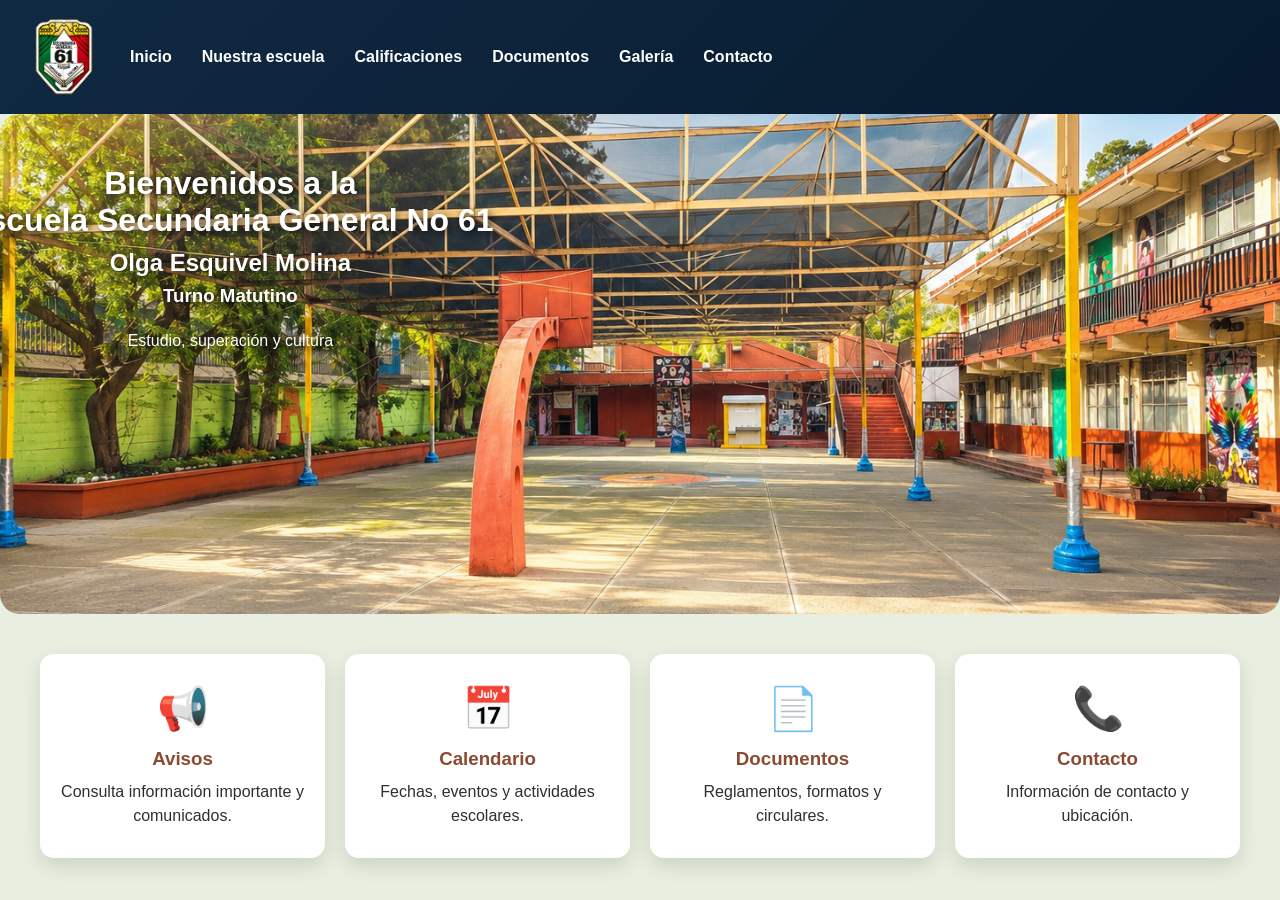
<file: index.html>
<!DOCTYPE html>
<html lang="es">
    <head>
        <meta charset="UTF-8">
        <title>Escuela Secundaria General No 61 "Olga Esquivel Molina</title>
        <link rel="stylesheet" href="CSS/estilo.css">
    </head>

    <body>

 <header class="encabezado">

         <div class="identidad">

        <img
            src="img/escudo.gif"
            alt="Escudo de la Escuela Secundaria General No. 61"
            class="escudo"
        >

        <div class="nombre-escuela">
        </div>

        <nav class="menu">
            <a href="index.html">Inicio</a>
            <a href="escuela.html">Nuestra escuela</a>
            <a href="https://siged.sep.gob.mx/SIGED/alumnos.html">Calificaciones</a>
            <a href="documentos.html">Documentos</a>
            <a href="galeria.html">Galería</a>
            <a href="contacto.html">Contacto</a>
        </nav>

    </header>


        <sectionc class="hero">
            <img src="img/patio.png" alt="Patio principal de la escuela">
        
            
    <div class="hero-texto">

        <h1>Bienvenidos a la <br> Escuela Secundaria General No 61</h1>
        <h2>Olga Esquivel Molina</h2>
        <h3>Turno Matutino</h3>
       <p>
        <p>Estudio, superación y cultura</p>

    </div>
        <section>


<section class="accesos">

    <a href="avisos.html" class="tarjeta">
        <span class="icono">📢</span>
        <h3>Avisos</h3>
        <p>Consulta información importante y comunicados.</p>
    </a>

    <a href="https://calendarioescolar.sep.gob.mx/" class="tarjeta">
        <span class="icono">📅</span>
        <h3>Calendario</h3>
        <p>Fechas, eventos y actividades escolares.</p>
    </a>

    <a href="documentos.html" class="tarjeta">
        <span class="icono">📄</span>
        <h3>Documentos</h3>
        <p>Reglamentos, formatos y circulares.</p>
    </a>

    <a href="contacto.html" class="tarjeta">
        <span class="icono">📞</span>
        <h3>Contacto</h3>
        <p>Información de contacto y ubicación.</p>
    </a>

</section>


    </body>
</html>
</file>
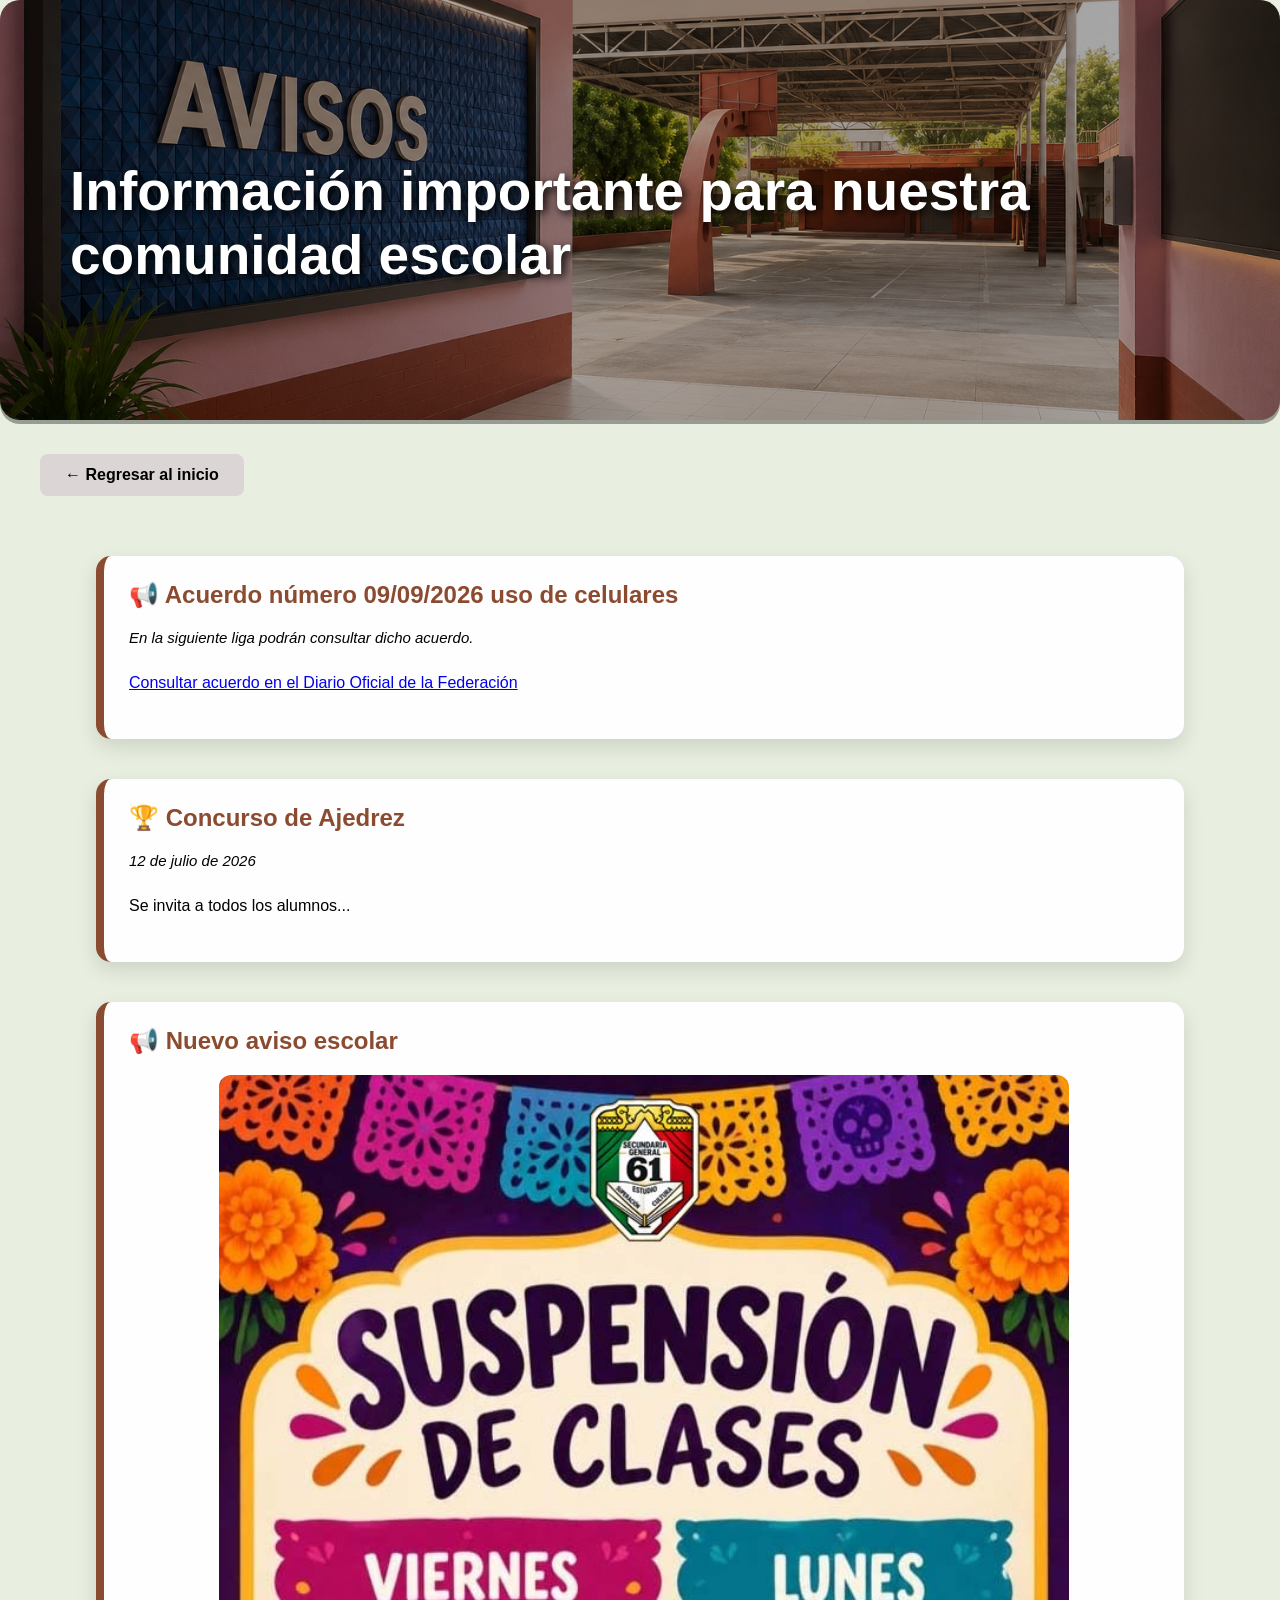
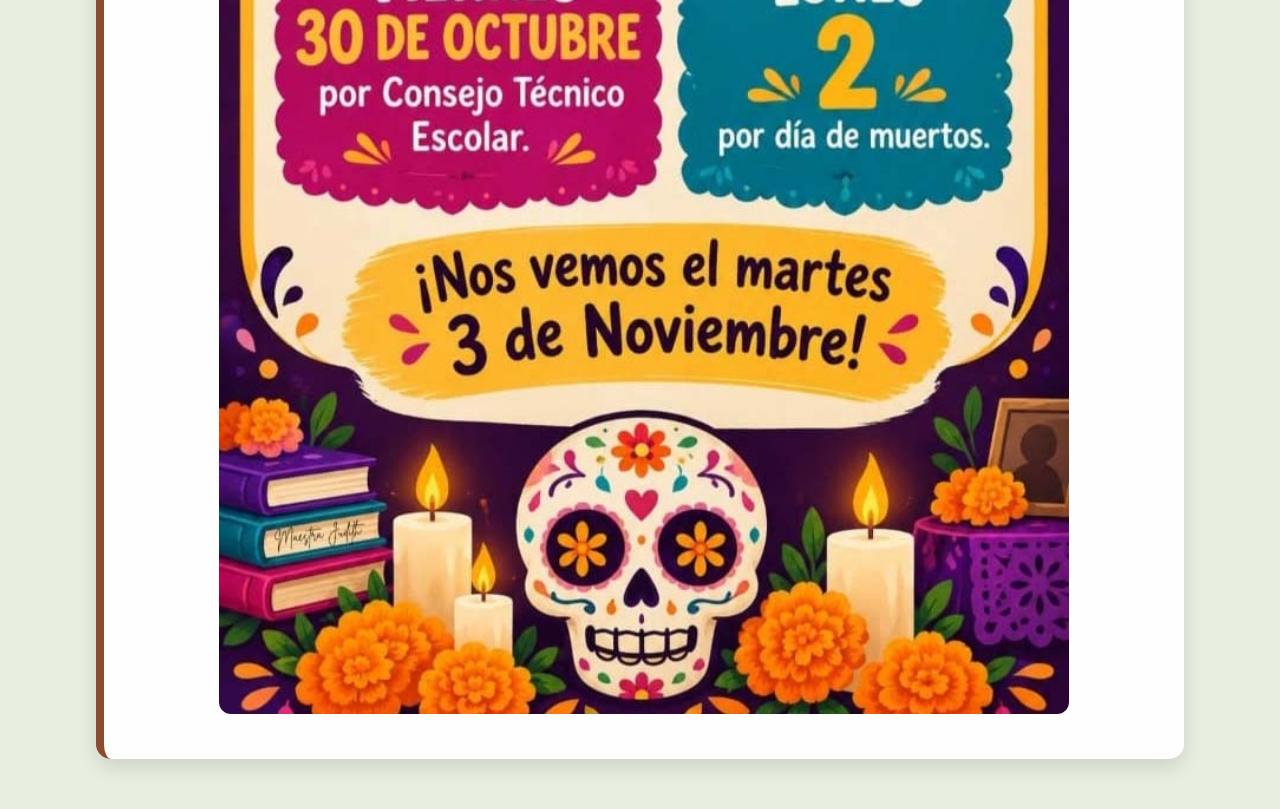
<file: avisos.html>
<!DOCTYPE html>
<html lang="es">

<head>
    <meta charset="UTF-8">
    <meta name="viewport" content="width=device-width, initial-scale=1.0">

    <title>Avisos | Secundaria 61</title>

    <link rel="stylesheet" href="CSS/estilo.css">
</head>

<body>

    <!-- ENCABEZADO -->
    <header class="banner-escuela">

        <img src="img/avisos.png"
             alt="Tablero de avisos de la escuela">

        <div class="titulo-banner">
            <h1>Información importante para nuestra comunidad escolar</h1>
        </div>

    </header>

    <!-- REGRESAR AL INICIO -->
    <a href="index.html" class="volver">
        ← Regresar al inicio
    </a>

    <!-- CONTENIDO -->
    <main class="contenido-pagina">

        <section class="avisos">

            <!-- AVISO 1: CELULARES -->
            <div class="aviso">

                <h2>📢 Acuerdo número 09/09/2026 uso de celulares</h2>

                <p class="fecha">
                    En la siguiente liga podrán consultar dicho acuerdo.
                </p>

                <p>
                    <a href="https://dof.gob.mx/nota_detalle.php?codigo=5799247&amp;fecha=22/09/2026#gsc.tab=0"
                       target="_blank"
                       rel="noopener noreferrer">
                        Consultar acuerdo en el Diario Oficial de la Federación
                    </a>
                </p>

            </div>
            <!-- FIN AVISO 1 -->


            <!-- AVISO 2: MASCOTA ESCOLAR -->
            <div class="aviso" style="display: none;">

                <h2>🏆 ¡Ayúdanos a elegir nuestra mascota escolar!</h2>

                <p class="fecha">
                    Concurso de la Mascota Escolar 2026
                </p>

                <p>
                    Nuestra comunidad escolar está buscando
                    a su nueva mascota oficial.
                </p>

                <p>
                    Alumnos, docentes y padres de familia
                    están invitados a conocer las propuestas
                    creadas por nuestros estudiantes y votar
                    por su favorita.
                </p>

                <p>
                    ¡Participa y forma parte de esta
                    importante decisión!
                </p>

                <a href="https://sites.google.com/view/mascota61/p%C3%A1gina-principal"
                   target="_blank"
                   rel="noopener noreferrer"
                   class="boton-votacion">
                    🗳️ Conoce las mascotas y vota aquí
                </a>

            </div>
            <!-- FIN AVISO 2 -->


            <!-- AVISO 3: AJEDREZ -->
            <div class="aviso">

                <h2>🏆 Concurso de Ajedrez</h2>

                <p class="fecha">12 de julio de 2026</p>

                <p>
                    Se invita a todos los alumnos...
                </p>

            </div>
            <!-- FIN AVISO 3 -->

            <div class="aviso">

    <h2>📢 Nuevo aviso escolar</h2>

    <img
        src="img/suspencion.jpg"
        alt="Aviso importante para la comunidad escolar"
        class="imagen-aviso"
    >

</div>

        </section>

    </main>

</body>
</html>
</file>
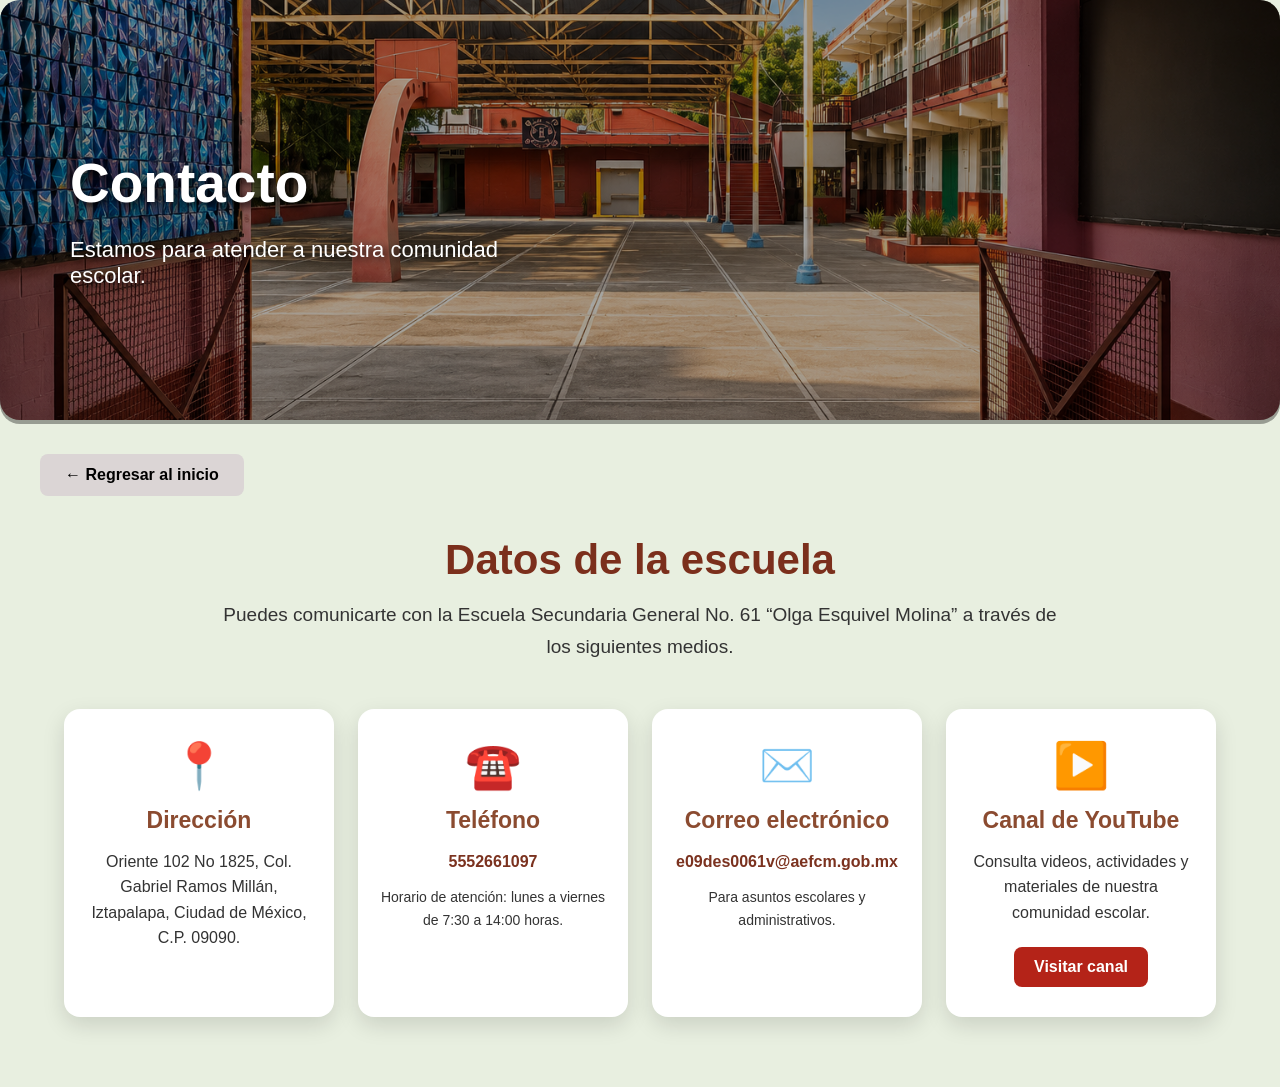
<file: contacto.html>
<!DOCTYPE html>
<html lang="es">

<head>
    <meta charset="UTF-8">

    <meta
        name="viewport"
        content="width=device-width, initial-scale=1.0"
    >

    <title>Contacto | Secundaria 61</title>

    <link rel="stylesheet" href="CSS/estilo.css">
</head>

<body>

    <!-- BANNER DE CONTACTO -->

    <header class="banner-escuela">

        <img
            src="img/entrada.png"
            alt="Entrada de la Escuela Secundaria General No. 61"
        >

        <div class="titulo-banner">

            <h1>Contacto</h1>

            <p>
                Estamos para atender a nuestra comunidad escolar.
            </p>

        </div>

    </header>


    <!-- BOTÓN PARA REGRESAR -->

    <a href="index.html" class="volver">
        ← Regresar al inicio
    </a>


    <!-- CONTENIDO PRINCIPAL -->

    <main class="pagina-contacto">

        <h1>Datos de la escuela</h1>

        <p class="introduccion-contacto">
            Puedes comunicarte con la Escuela Secundaria General No. 61
            “Olga Esquivel Molina” a través de los siguientes medios.
        </p>


        <!-- TARJETAS DE CONTACTO -->

        <section class="datos-contacto">

            <!-- DIRECCIÓN -->

            <article class="tarjeta-contacto">

                <span class="icono-contacto">📍</span>

                <h2>Dirección</h2>

                <p>
                    Oriente 102 No 1825, Col. Gabriel Ramos Millán, Iztapalapa, Ciudad de México, C.P. 09090.
                </p>

            </article>


            <!-- TELÉFONO -->

            <article class="tarjeta-contacto">

                <span class="icono-contacto">☎️</span>

                <h2>Teléfono</h2>

                <p>
                    <a href="tel:+5552661097">
                        5552661097
                    </a>
                </p>

                <p class="detalle-contacto">
                    Horario de atención:
                    lunes a viernes de 7:30 a 14:00 horas.
                </p>

            </article>


            <!-- CORREO -->

            <article class="tarjeta-contacto">

                <span class="icono-contacto">✉️</span>

                <h2>Correo electrónico</h2>

                <p>
                    <a href="mailto:e09des0061v@aefcm.gob.mx">
                        e09des0061v@aefcm.gob.mx
                    </a>
                </p>

                <p class="detalle-contacto">
                    Para asuntos escolares y administrativos.
                </p>

            </article>


            <!-- YOUTUBE -->

            <article class="tarjeta-contacto">

                <span class="icono-contacto">▶️</span>

                <h2>Canal de YouTube</h2>

                <p>
                    Consulta videos, actividades y materiales
                    de nuestra comunidad escolar.
                </p>

                <a
                    href="https://www.youtube.com/@sec61tm"
                    target="_blank"
                    rel="noopener noreferrer"
                    class="boton-youtube"
                >
                    Visitar canal
                </a>

            </article>

        </section>

    </main>

</body>

</html>
</file>
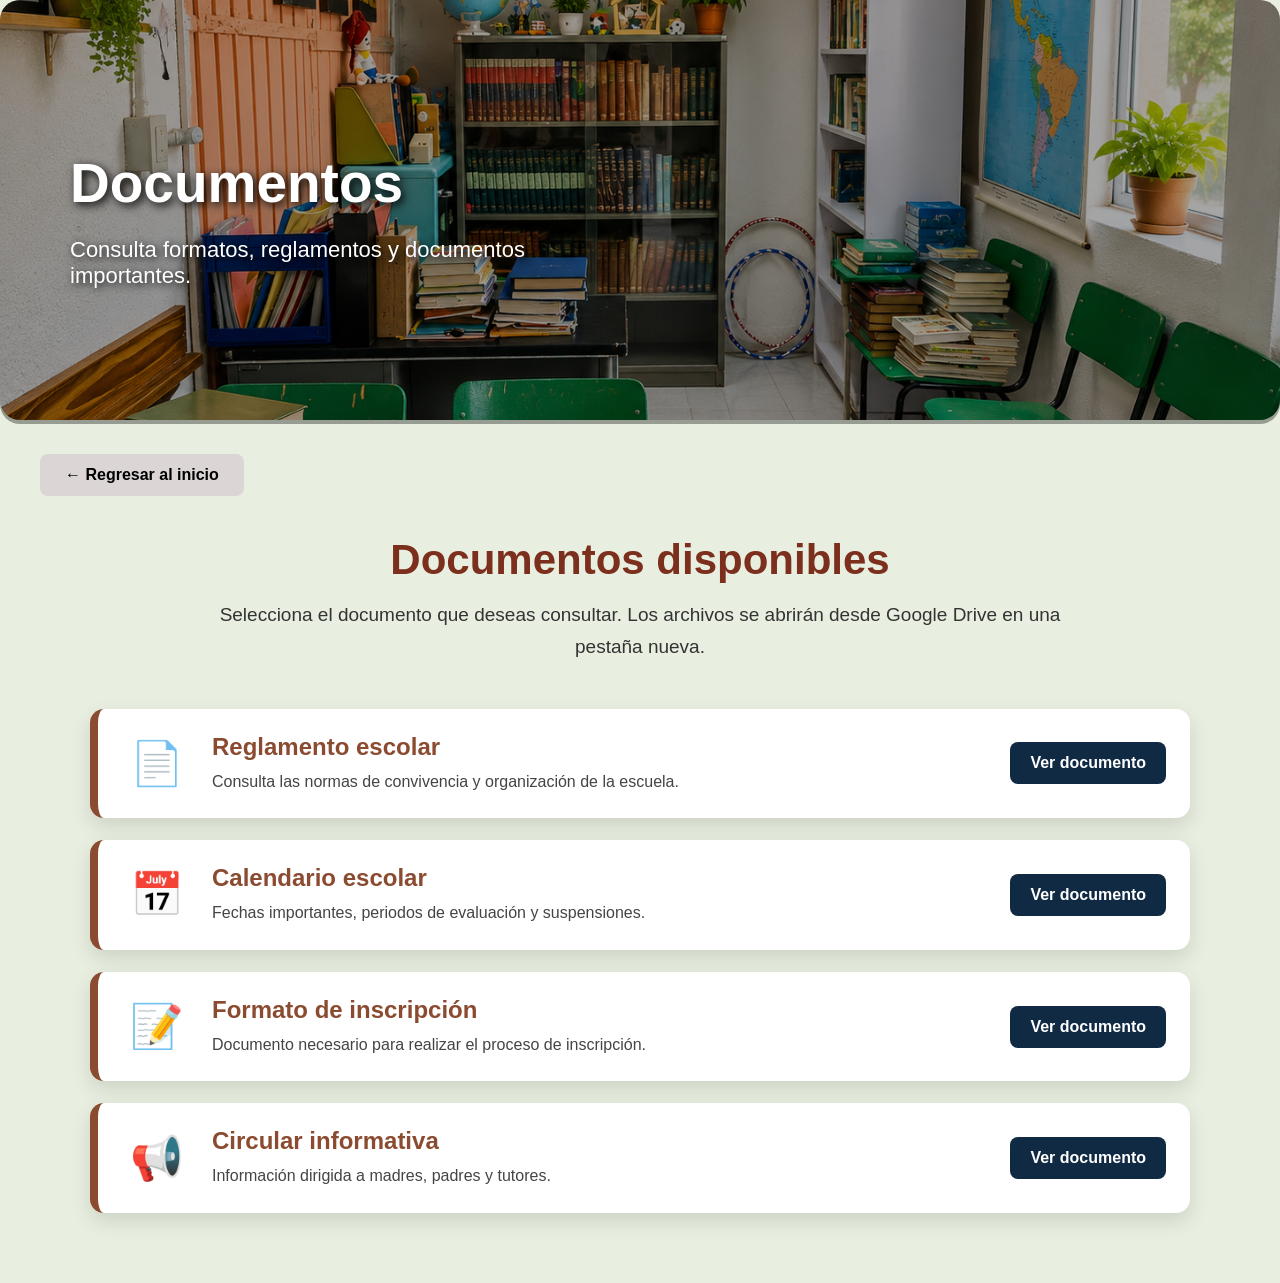
<file: documentos.html>
<!DOCTYPE html>
<html lang="es">

<head>
    <meta charset="UTF-8">
    <meta name="viewport" content="width=device-width, initial-scale=1.0">

    <title>Documentos | Secundaria 61</title>

    <link rel="stylesheet" href="CSS/estilo.css">
</head>

<body>

    <header class="banner-escuela">

        <img
            src="img/documentos.png"
            alt="Documentos escolares"
        >

        <div class="titulo-banner">
            <h1>Documentos</h1>

            <p>
                Consulta formatos, reglamentos y documentos importantes.
            </p>
        </div>

    </header>

    <a href="index.html" class="volver">
        ← Regresar al inicio
    </a>

    <main class="pagina-documentos">

        <h1>Documentos disponibles</h1>

        <p class="introduccion-documentos">
            Selecciona el documento que deseas consultar. Los archivos se abrirán
            desde Google Drive en una pestaña nueva.
        </p>

        <section class="lista-documentos">

            <article class="tarjeta-documento">

                <span class="icono-documento">📄</span>

                <div class="informacion-documento">
                    <h2>Reglamento escolar</h2>

                    <p>
                        Consulta las normas de convivencia y organización de la escuela.
                    </p>
                </div>

                <a
                    href="https://drive.google.com/"
                    target="_blank"
                    rel="noopener noreferrer"
                    class="boton-documento"
                >
                    Ver documento
                </a>

            </article>

            <article class="tarjeta-documento">

                <span class="icono-documento">📅</span>

                <div class="informacion-documento">
                    <h2>Calendario escolar</h2>

                    <p>
                        Fechas importantes, periodos de evaluación y suspensiones.
                    </p>
                </div>

                <a
                    href="https://drive.google.com/"
                    target="_blank"
                    rel="noopener noreferrer"
                    class="boton-documento"
                >
                    Ver documento
                </a>

            </article>

            <article class="tarjeta-documento">

                <span class="icono-documento">📝</span>

                <div class="informacion-documento">
                    <h2>Formato de inscripción</h2>

                    <p>
                        Documento necesario para realizar el proceso de inscripción.
                    </p>
                </div>

                <a
                    href="https://drive.google.com/"
                    target="_blank"
                    rel="noopener noreferrer"
                    class="boton-documento"
                >
                    Ver documento
                </a>

            </article>

            <article class="tarjeta-documento">

                <span class="icono-documento">📢</span>

                <div class="informacion-documento">
                    <h2>Circular informativa</h2>

                    <p>
                        Información dirigida a madres, padres y tutores.
                    </p>
                </div>

                <a
                    href="https://drive.google.com/"
                    target="_blank"
                    rel="noopener noreferrer"
                    class="boton-documento"
                >
                    Ver documento
                </a>

            </article>

        </section>

    </main>

</body>

</html>
</file>
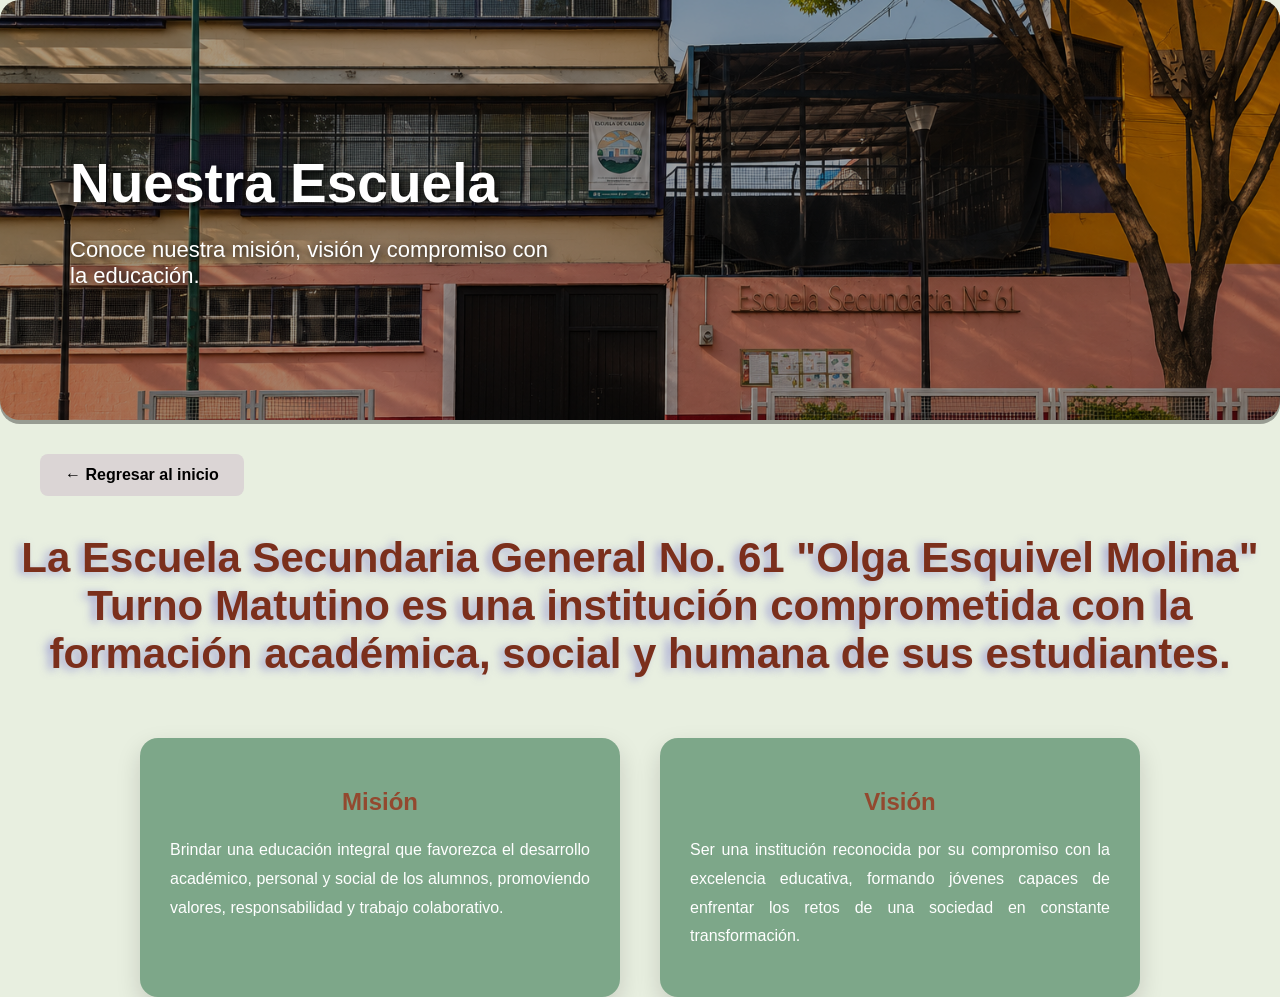
<file: escuela.html>
<!DOCTYPE html>
<html lang="en">
<head>

    <header class="banner-escuela">

    <img src="img/fachada.png" alt="Fachada de la escuela">

    <div class="titulo-banner">
        <h1>Nuestra Escuela</h1>
        <p>Conoce nuestra misión, visión y compromiso con la educación.</p>
    </div>

</header>

<a href="index.html" class="volver">
    ← Regresar al inicio
</a>

<link rel="stylesheet" href="CSS/estilo.css">

    <main class="contenido-pagina">

    

   <h1>  
        La Escuela Secundaria General No. 61 "Olga Esquivel Molina" Turno Matutino
        es una institución comprometida con la formación académica,
        social y humana de sus estudiantes.
   </h1>

    <section class="mision-vision">

        <div class="tarjeta-info">

            <h2>Misión</h2>

            <p>
                Brindar una educación integral que favorezca el desarrollo
                académico, personal y social de los alumnos, promoviendo
                valores, responsabilidad y trabajo colaborativo.
            </p>

        </div>

        <div class="tarjeta-info">

            <h2>Visión</h2>

            <p>
                Ser una institución reconocida por su compromiso con la
                excelencia educativa, formando jóvenes capaces de enfrentar
                los retos de una sociedad en constante transformación.
            </p>

        </div>

    </section>

</main>
</head>
<body>
    
</body>
</html>
</file>
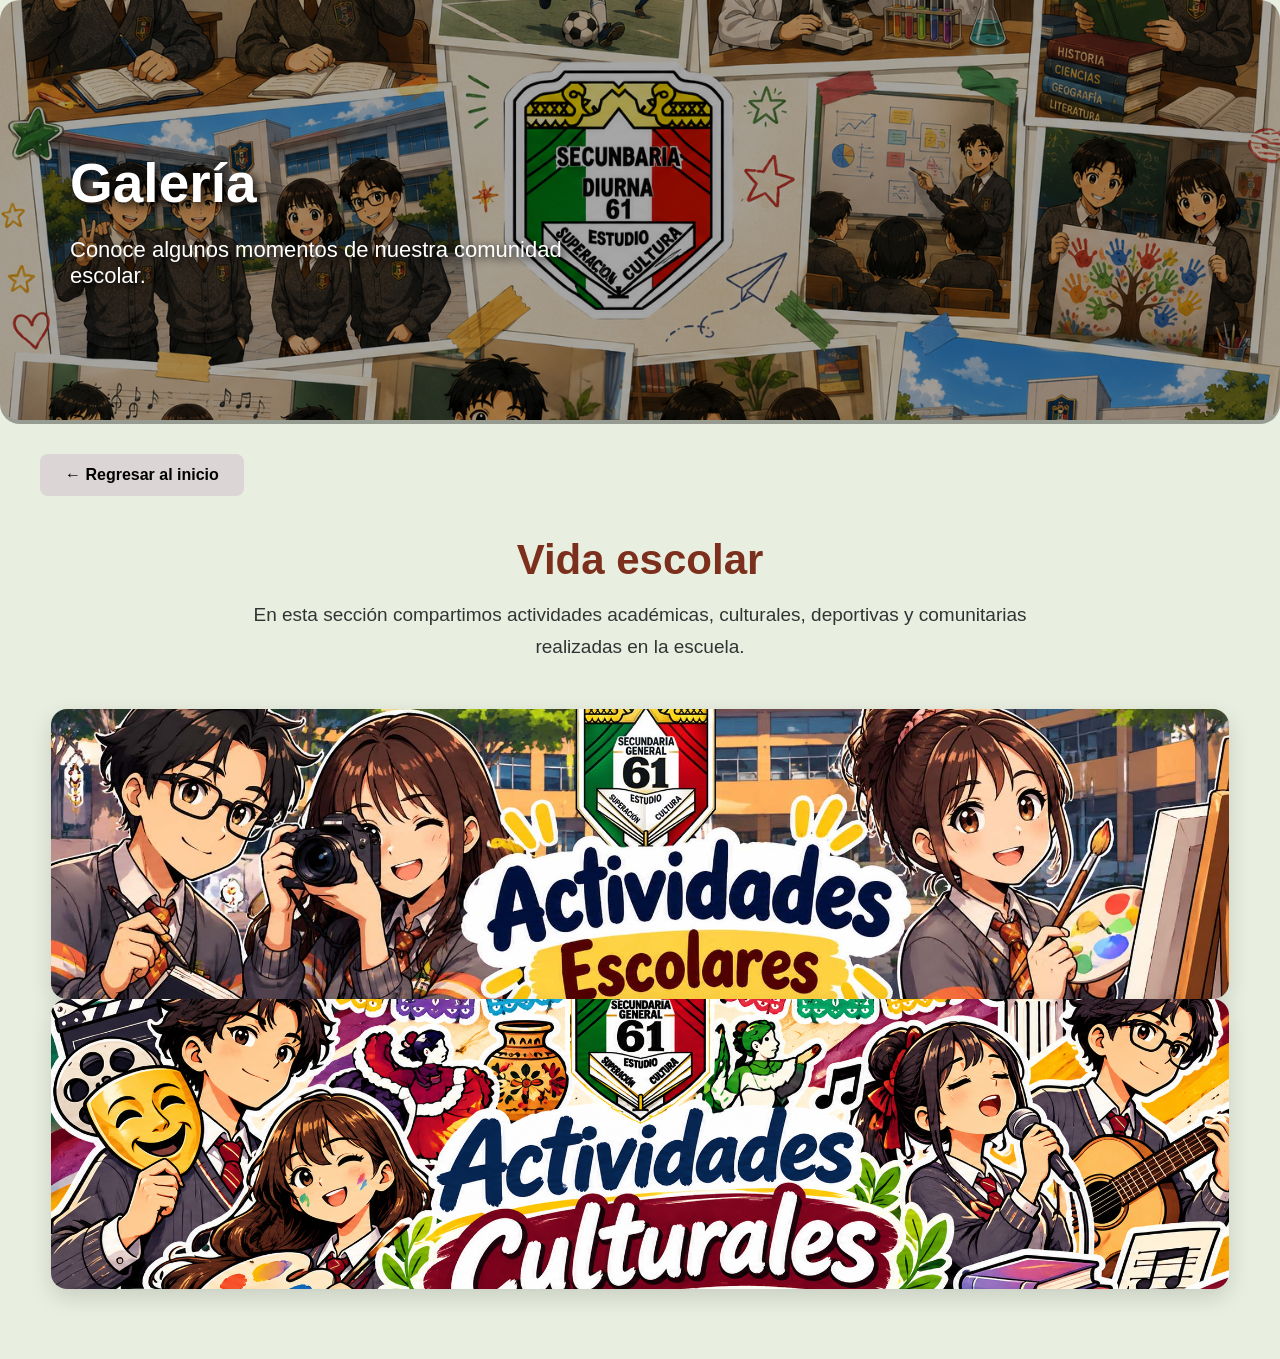
<file: galeria.html>
<!DOCTYPE html>
<html lang="es">

<head>
    <meta charset="UTF-8">
    <meta name="viewport"
          content="width=device-width, initial-scale=1.0">

    <title>Galería | Secundaria 61</title>

    <link rel="stylesheet" href="CSS/estilo.css">
</head>

<body>

    <!-- =====================================
                 BANNER DE GALERÍA
    ====================================== -->

    <header class="banner-escuela">

        <img
            src="img/galeria.png"
            alt="Actividades de la Escuela Secundaria General No. 61"
        >

        <div class="titulo-banner">

            <h1>Galería</h1>

            <p>
                Conoce algunos momentos de nuestra
                comunidad escolar.
            </p>

        </div>

    </header>


    <!-- =====================================
                REGRESAR AL INICIO
    ====================================== -->

    <a href="index.html" class="volver">
        ← Regresar al inicio
    </a>


    <!-- =====================================
                CONTENIDO PRINCIPAL
    ====================================== -->

    <main class="pagina-galeria">

        <h1>Vida escolar</h1>

        <p class="introduccion-galeria">
            En esta sección compartimos actividades
            académicas, culturales, deportivas y
            comunitarias realizadas en la escuela.
        </p>


        <!-- =====================================
                   CUADRÍCULA DE GALERÍAS
        ====================================== -->

        <section class="cuadricula-galeria">


            <!-- ACTIVIDADES ACADÉMICAS -->

            <figure class="foto-galeria">

                <a href="https://sites.google.com/view/diademuertos26/p%C3%A1gina-principal"
                   target="_blank"
                   rel="noopener noreferrer">

                    <img
                        src="img/secactividades.jpg"
                        alt="Actividades académicas de la Secundaria 61"
                    >

                    <figcaption>
                        Actividades académicas
                    </figcaption>

                </a>

            </figure>


            <!-- ACTIVIDADES CULTURALES -->

            <figure class="foto-galeria">

                <img
                    src="img/actculturales.png"
                    alt="Actividades culturales de la Secundaria 61"
                >

                <figcaption>
                    Actividades culturales
                </figcaption>

            </figure>


        </section>

    </main>

</body>

</html>
</file>
<file: CSS/estilo.css>
body{

    margin:0;
    background-color:#E8EFE0;
    font-family: Montserrat, Helvetica, sans-serif;
    color:#ffffff;
    
}




/* TEXTO SOBRE LA IMAGEN */

.hero-texto {
    position: absolute;
    left: 18%;
    bottom: 500px;
    transform: translateX(-50%);

    width: 80%;
    padding: 25px;

    text-shadow: 2px 2px 8px rgba(0, 0, 0, 0.8);
    border-radius: 10px;
}



/* ENCABEZADO PRINCIPAL */

.encabezado {
    display: flex;
    justify-content: space-between;
    align-items: center;

    padding: 12px 30px;

    background: linear-gradient(
        135deg,
        #102A43,
        #071A2D
    );

    color: white;
}


/* IDENTIDAD DE LA ESCUELA */

.identidad {
    display: flex;
    align-items: center;
    gap: 16px;
}

.escudo {
    width: 68px;
    height: 78px;
    object-fit: contain;
}



/* ENCABEZADO Y MENÚ */

.encabezado {
    display: flex;
    align-items: center;

    padding: 18px 30px;

    background-color: #8B4A33;
}

.marca {
    color: white;
    font-size: 20px;
    font-weight: bold;
}

.menu {
    display: flex;
    gap: 30px;

    margin-left:auto;
}

.menu a {
    color: white;
    text-decoration: none;
    font-weight: bold;
}

.menu a:hover {
    color: #F2D27A;
}

/* Organiza toda la portada */
.hero {
    text-align: center;
}


/* Conserva el aspecto actual de la fotografía */
.hero img {
    width: 100%;
    height: 500px;
    object-fit: cover;
    border-radius: 20px;
    display: block;
}

/* Textos de la portada */
.hero h1 {
    margin: 25px 15px 10px;
}

.hero h2 {
    margin: 0 15px 8px;
}

.hero h3 {
    margin: 0 15px 8px;
}

.hero p {
    margin: 0 15px 25px;
}





/* ACCESOS RÁPIDOS */

.accesos {
    display: grid;
    grid-template-columns: repeat(4, 1fr);
    gap: 20px;

    max-width: 1200px;
    margin: 40px auto;
    padding: 0 20px;
}

.tarjeta {
    display: block;
    padding: 30px 20px;

    background-color: white;
    border-radius: 14px;

    text-align: center;
    text-decoration: none;
    color: #2F2F2F;

    box-shadow: 0 8px 20px rgba(0, 0, 0, 0.12);

    transition: transform 0.25s ease,
                box-shadow 0.25s ease;
}

.tarjeta:hover {
    transform: translateY(-8px);
    box-shadow: 0 14px 28px rgba(0, 0, 0, 0.18);
}

.icono {
    display: block;
    font-size: 42px;
    margin-bottom: 15px;
}

.tarjeta h3 {
    margin: 0 0 10px;
    color: #8B4A33;
}

.tarjeta p {
    margin: 0;
    line-height: 1.5;
}

/*==================================================
                NUESTRA ESCUELA
==================================================*/
.contenido-pagina h1{

    text-align:center;

    font-size:42px;

    color:#7b2f1c;
    text-shadow: -5px 2px 8px rgba(149, 149, 209, 0.8);

}

.introduccion{

    width:80%;

    margin:30px auto;

    text-align:center;

    line-height:1.8;

    font-size:20px;
    text-shadow: 2px 2px 8px rgba(0, 0, 10, 200);

}

.mision-vision{

    display:flex;

    justify-content:center;

    gap:40px;

    margin-top:60px;

    flex-wrap:wrap;

}

.tarjeta-info{

    width:420px;

    background:rgb(125, 167, 137);

    padding:30px;

    border-radius:18px;

    box-shadow:0px 10px 25px rgba(0,0,0,.15);

}

.tarjeta-info h2{

    text-align:center;

    color:#93492f;

    margin-bottom:20px;

}

.tarjeta-info p{

    text-align:justify;

    line-height:1.8;

}

/* ============================
   BANNER DE LA PAGINA ESCUELA
============================ */

.banner-escuela{

    position:relative;

}

.banner-escuela img{

    width:100%;

    height:420px;

    object-fit:cover;

    border-radius:20px;

}

.titulo-banner{

    position:absolute;

    left:70px;

    top:50%;

    transform:translateY(-50%);

    color:white;

}

.titulo-banner h1{

    font-size:55px;

    margin-bottom:15px;

    text-shadow:3px 3px 10px black;

}

.titulo-banner p{

    font-size:22px;

    width:500px;

    text-shadow:2px 2px 8px black;

}

.banner-escuela::before{

    content:"";

    position:absolute;

    inset:0;

    background:rgba(0,0,0,.35);

    border-radius:20px;

}

.titulo-banner{

    position:absolute;

    z-index:2;

}

    .volver{

    display:inline-block;

    margin:30px 0 10px 40px;

    padding:12px 25px;

    background:#8B4B30;

    color:white;

    text-decoration:none;

    border-radius:8px;

    font-weight:bold;

    transition:.3s;

}

.volver:hover{

    background:#6d3a26;

}

/*==================================================
                    AVISOS
==================================================*/

.avisos {
    width: 85%;
    margin: 50px auto;
}

.titulo-banner {
    position: absolute;
    z-index: 2;
}

.volver {
    display: inline-block;

    margin: 30px 0 10px 40px;
    padding: 12px 25px;

    background: #dbd5d5;
    color: rgb(0, 0, 0);

    text-decoration: none;
    border-radius: 8px;
    font-weight: bold;

    transition: 0.3s;
}

.volver:hover {
    background: #6d3a26;
}

.aviso {
    background-color: rgb(255, 254, 254);
    color: #222;

    border-left: 8px solid #8B4B30;

    padding: 25px;
    margin-bottom: 30px;

    border-radius: 15px;

    box-shadow: 0 8px 20px rgba(0, 0, 0, 0.12);

    transition: 0.3s;
}

.aviso:hover {
    transform: translateY(-6px);

    box-shadow: 0 15px 30px rgba(0, 0, 0, 0.20);
}

.aviso h2 {
    color: #8B4B30;

    margin-top: 0;
    margin-bottom: 10px;

    text-shadow: none;
}

.fecha {
    color: #555;

    font-size: 15px;
    margin-bottom: 18px;

    font-style: italic;
}

.aviso p {
    color: #000000;

    text-align: justify;
    line-height: 1.8;
}


/* SEPARACIÓN ENTRE AVISOS */

.avisos > .aviso {
    margin-bottom: 40px;
}

/* BOTÓN PARA VOTAR POR LA MASCOTA */

.boton-votacion {
    display: inline-block;
    margin-top: 20px;
    padding: 14px 28px;

    background-color: #8B4B30;
    color: white;

    text-decoration: none;
    font-size: 17px;
    font-weight: bold;

    border-radius: 10px;
    transition: 0.3s;
}

.boton-votacion:hover {
    background-color: #603321;
    transform: translateY(-3px);
}

/* IMÁGENES DE LOS AVISOS */

.imagen-aviso {
    display: block;
    width: 100%;
    max-width: 850px;
    height: auto;
    margin: 20px auto;
    border-radius: 12px;
    object-fit: contain;
}

/*==================================================
                    CONTACTO
==================================================*/

.pagina-contacto {
    width: 90%;
    max-width: 1200px;

    margin: 30px auto 70px;
}

.pagina-contacto > h1 {
    margin-bottom: 15px;

    color: #7B2F1C;
    font-size: 42px;
    text-align: center;

    text-shadow: none;
}

.introduccion-contacto {
    max-width: 850px;

    margin: 0 auto 45px;

    color: #333333;
    font-size: 19px;
    line-height: 1.7;
    text-align: center;
}


/*==================================================
                TARJETAS DE CONTACTO
==================================================*/

.datos-contacto {
    display: grid;

    grid-template-columns: repeat(4, 1fr);

    gap: 24px;
}

.tarjeta-contacto {
    padding: 30px 22px;

    background-color: #FFFFFF;
    color: #222222;

    text-align: center;

    border-radius: 16px;

    box-shadow:
        0 8px 22px rgba(0, 0, 0, 0.13);

    transition:
        transform 0.25s ease,
        box-shadow 0.25s ease;
}

.tarjeta-contacto:hover {
    transform: translateY(-6px);

    box-shadow:
        0 15px 30px rgba(0, 0, 0, 0.20);
}

.icono-contacto {
    display: block;

    margin-bottom: 15px;

    font-size: 45px;
}

.tarjeta-contacto h2 {
    margin: 0 0 15px;

    color: #8B4B30;
    font-size: 23px;
}

.tarjeta-contacto p {
    margin: 0 0 12px;

    color: #333333;
    line-height: 1.6;
}

.tarjeta-contacto a {
    color: #7B321F;
    font-weight: bold;
    text-decoration: none;
}

.tarjeta-contacto a:hover {
    text-decoration: underline;
}

.detalle-contacto {
    font-size: 14px;
    color: #666666;
}


/*==================================================
                BOTÓN DE YOUTUBE
==================================================*/

.boton-youtube {
    display: inline-block;

    margin-top: 10px;
    padding: 11px 20px;

    background-color: #B42318;
    color: #FFFFFF !important;

    border-radius: 8px;

    text-decoration: none !important;

    transition:
        background-color 0.25s ease,
        transform 0.25s ease;
}

.boton-youtube:hover {
    background-color: #871A13;

    transform: translateY(-2px);
}


/*==================================================
            CONTACTO EN TABLETAS
==================================================*/

@media (max-width: 1000px) {

    .datos-contacto {
        grid-template-columns: repeat(2, 1fr);
    }

}


/*==================================================
            CONTACTO EN CELULARES
==================================================*/

@media (max-width: 600px) {

    .pagina-contacto {
        width: 92%;
    }

    .pagina-contacto > h1 {
        font-size: 34px;
    }

    .datos-contacto {
        grid-template-columns: 1fr;
    }

    .tarjeta-contacto {
        padding: 26px 20px;
    }

}

/*==================================================
                    DOCUMENTOS
==================================================*/

.pagina-documentos {
    width: 90%;
    max-width: 1100px;

    margin: 30px auto 70px;
}

.pagina-documentos > h1 {
    margin-bottom: 15px;

    color: #7B2F1C;
    font-size: 42px;
    text-align: center;

    text-shadow: none;
}

.introduccion-documentos {
    max-width: 850px;

    margin: 0 auto 45px;

    color: #333333;
    font-size: 19px;
    line-height: 1.7;
    text-align: center;
}


/*==================================================
                LISTA DE DOCUMENTOS
==================================================*/

.lista-documentos {
    display: flex;
    flex-direction: column;

    gap: 22px;
}

.tarjeta-documento {
    display: grid;

    grid-template-columns: 70px 1fr auto;

    align-items: center;
    gap: 20px;

    padding: 24px;

    background-color: #FFFFFF;
    color: #222222;

    border-left: 8px solid #8B4B30;
    border-radius: 14px;

    box-shadow:
        0 8px 20px rgba(0, 0, 0, 0.12);

    transition:
        transform 0.25s ease,
        box-shadow 0.25s ease;
}

.tarjeta-documento:hover {
    transform: translateY(-5px);

    box-shadow:
        0 14px 28px rgba(0, 0, 0, 0.18);
}

.icono-documento {
    font-size: 43px;
    text-align: center;
}

.informacion-documento h2 {
    margin: 0 0 8px;

    color: #8B4B30;
    font-size: 24px;
}

.informacion-documento p {
    margin: 0;

    color: #444444;
    line-height: 1.6;
}


/*==================================================
                BOTÓN DE DOCUMENTO
==================================================*/

.boton-documento {
    display: inline-block;

    padding: 12px 20px;

    background-color: #102A43;
    color: #FFFFFF;

    text-decoration: none;
    font-weight: bold;
    white-space: nowrap;

    border-radius: 8px;

    transition:
        background-color 0.25s ease,
        transform 0.25s ease;
}

.boton-documento:hover {
    background-color: #071A2D;

    transform: translateY(-2px);
}


/*==================================================
            DOCUMENTOS EN CELULARES
==================================================*/

@media (max-width: 700px) {

    .pagina-documentos {
        width: 92%;
    }

    .pagina-documentos > h1 {
        font-size: 34px;
    }

    .tarjeta-documento {
        grid-template-columns: 1fr;

        text-align: center;
    }

    .boton-documento {
        width: 100%;

        box-sizing: border-box;
    }

}


/*==================================================
                    GALERÍA
==================================================*/

.pagina-galeria {
    width: 92%;
    max-width: 1250px;

    margin: 30px auto 70px;
}

.pagina-galeria > h1 {
    margin-bottom: 15px;

    color: #7B2F1C;
    font-size: 42px;
    text-align: center;

    text-shadow: none;
}

.introduccion-galeria {
    max-width: 850px;

    margin: 0 auto 45px;

    color: #333333;
    font-size: 19px;
    line-height: 1.7;
    text-align: center;
}



/*==================================================
                CADA FOTOGRAFÍA
==================================================*/

.foto-galeria {
    position: relative;
    margin: 0;
    height: 290px;
    overflow: hidden;
    background-color: #FFFFFF;
    border-radius: 16px;

    box-shadow:
        0 8px 22px rgba(0, 0, 0, 0.14);
}

/* ENLACES DE LAS FOTOGRAFÍAS */

.foto-galeria a {
    display: block;
    width: 100%;
    height: 100%;
    text-decoration: none;
    color: inherit;
}

/* IMÁGENES */

.foto-galeria img {
    display: block;
    width: 100%;
    height: 100%;
    object-fit: cover;

    transition:
        transform 0.35s ease,
        filter 0.35s ease;
}

/* EFECTO AL PASAR EL CURSOR */

.foto-galeria:hover img {
    transform: scale(1.06);
    filter: brightness(0.72);
}


/*==================================================
             TEXTO SOBRE LA FOTOGRAFÍA
==================================================*/

.foto-galeria figcaption {
    position: absolute;

    left: 0;
    right: 0;
    bottom: 0;

    padding: 18px 16px;

    background:
        linear-gradient(
            transparent,
            rgba(0, 0, 0, 0.82)
        );

    color: #FFFFFF;

    font-size: 19px;
    font-weight: bold;
    text-align: center;

    transform: translateY(100%);

    transition: transform 0.3s ease;
}

.foto-galeria:hover figcaption {
    transform: translateY(0);
}


/*==================================================
              GALERÍA EN TABLETAS
==================================================*/

@media (max-width: 950px) {

    .cuadricula-galeria {
        grid-template-columns: repeat(2, 1fr);
    }

}


/*==================================================
              GALERÍA EN CELULARES
==================================================*/

@media (max-width: 600px) {

    .pagina-galeria {
        width: 92%;
    }

    .pagina-galeria > h1 {
        font-size: 34px;
    }

    .cuadricula-galeria {
        grid-template-columns: 1fr;
    }

    .foto-galeria {
        height: 260px;
    }

    .foto-galeria figcaption {
        transform: translateY(0);
    }

}
</file>
